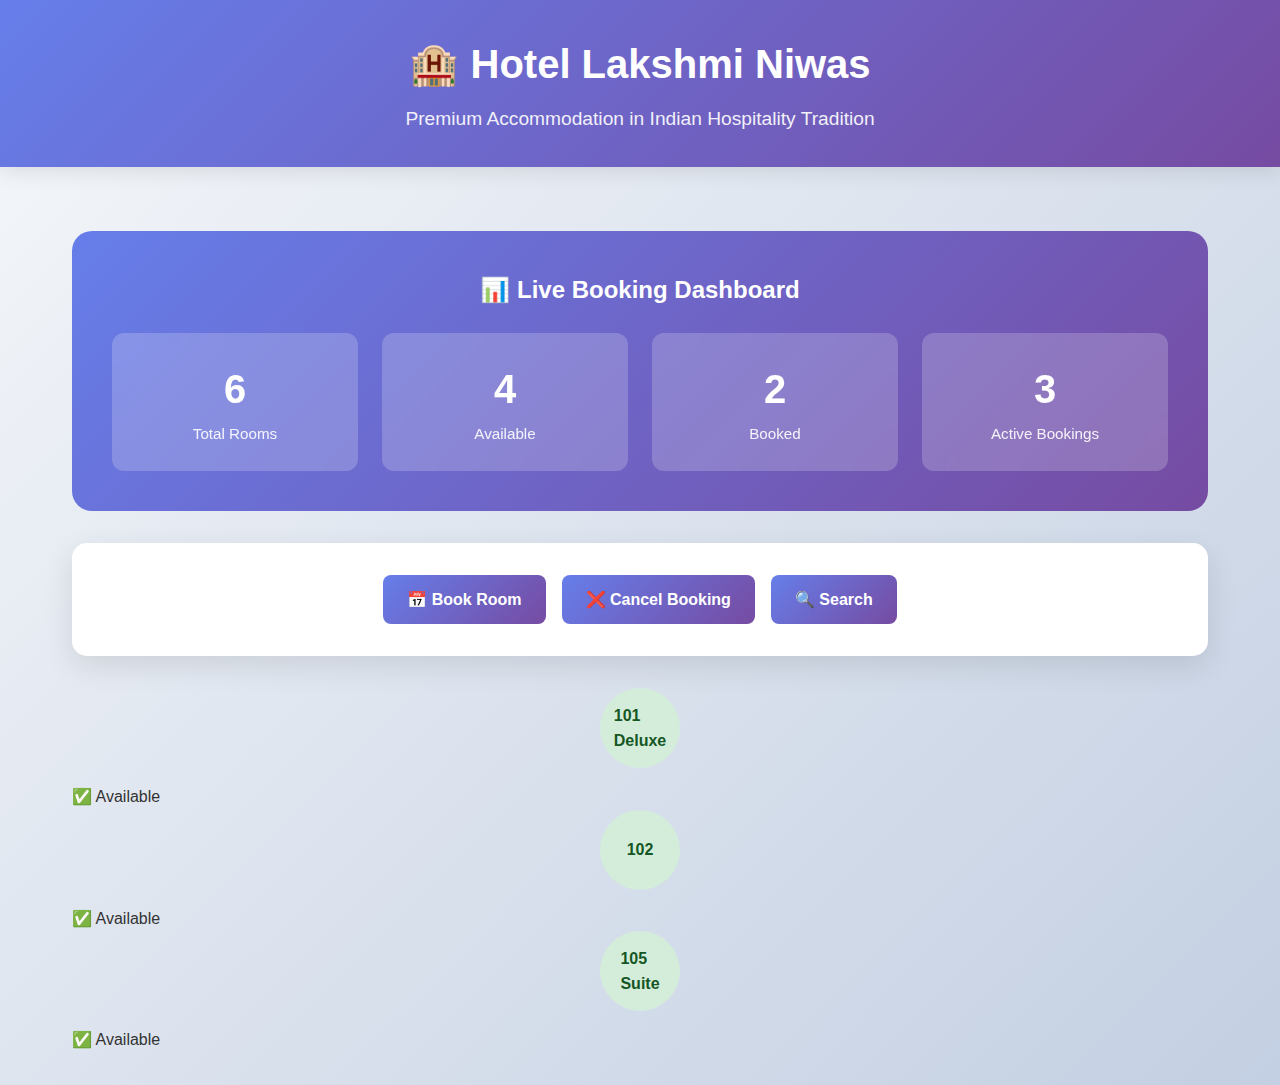
<file: index.html>
<!-- index.html -->
<!DOCTYPE html>
<html lang="en">
<head>
    <meta charset="utf-8" />
    <title>Hotel Lakshmi Niwas — Home</title>
    <link rel="stylesheet" href="style.css" />
</head>
<body>
    <header class="topbar">
        <h1>🏨 Hotel Lakshmi Niwas</h1>
        <p class="lead">Premium Accommodation in Indian Hospitality Tradition</p>
    </header>

    <main class="center">
        <div class="dashboard">
            <h2>📊 Live Booking Dashboard</h2>
            <div class="stats-grid">
                <div class="stat-card">
                    <span class="stat-number" id="totalRooms">6</span>
                    <span class="stat-label">Total Rooms</span>
                </div>
                <div class="stat-card">
                    <span class="stat-number" id="availableRooms">4</span>
                    <span class="stat-label">Available</span>
                </div>
                <div class="stat-card">
                    <span class="stat-number" id="bookedRooms">2</span>
                    <span class="stat-label">Booked</span>
                </div>
                <div class="stat-card">
                    <span class="stat-number" id="activeBookings">3</span>
                    <span class="stat-label">Active Bookings</span>
                </div>
            </div>
        </div>

        <div class="card actions">
            <a class="btn primary" href="book_room.html">📅 Book Room</a>
            <a class="btn primary" href="cancel_booking.html">❌ Cancel Booking</a>
            <a class="btn primary" href="#" onclick="showQuickSearch()">🔍 Search</a>
        </div>

        <div class="rooms-overview" id="quickStatus">
            <!-- Room status populated by JS -->
        </div>
    </main>

    <div id="searchModal" class="modal">
        <div class="modal-content">
            <h3>🔍 Quick Search</h3>
            <input type="number" id="quickSearchInput" placeholder="Booking ID or Room #" class="input-full">
            <div class="modal-buttons">
                <button class="btn primary" onclick="performQuickSearch()">Search</button>
                <button class="btn secondary" onclick="closeQuickSearch()">Close</button>
            </div>
            <div id="searchResult" class="search-result"></div>
        </div>
    </div>

    <script src="script.js"></script>
    <script>
        initPage('home');
    </script>
</body>
</html>
</file>
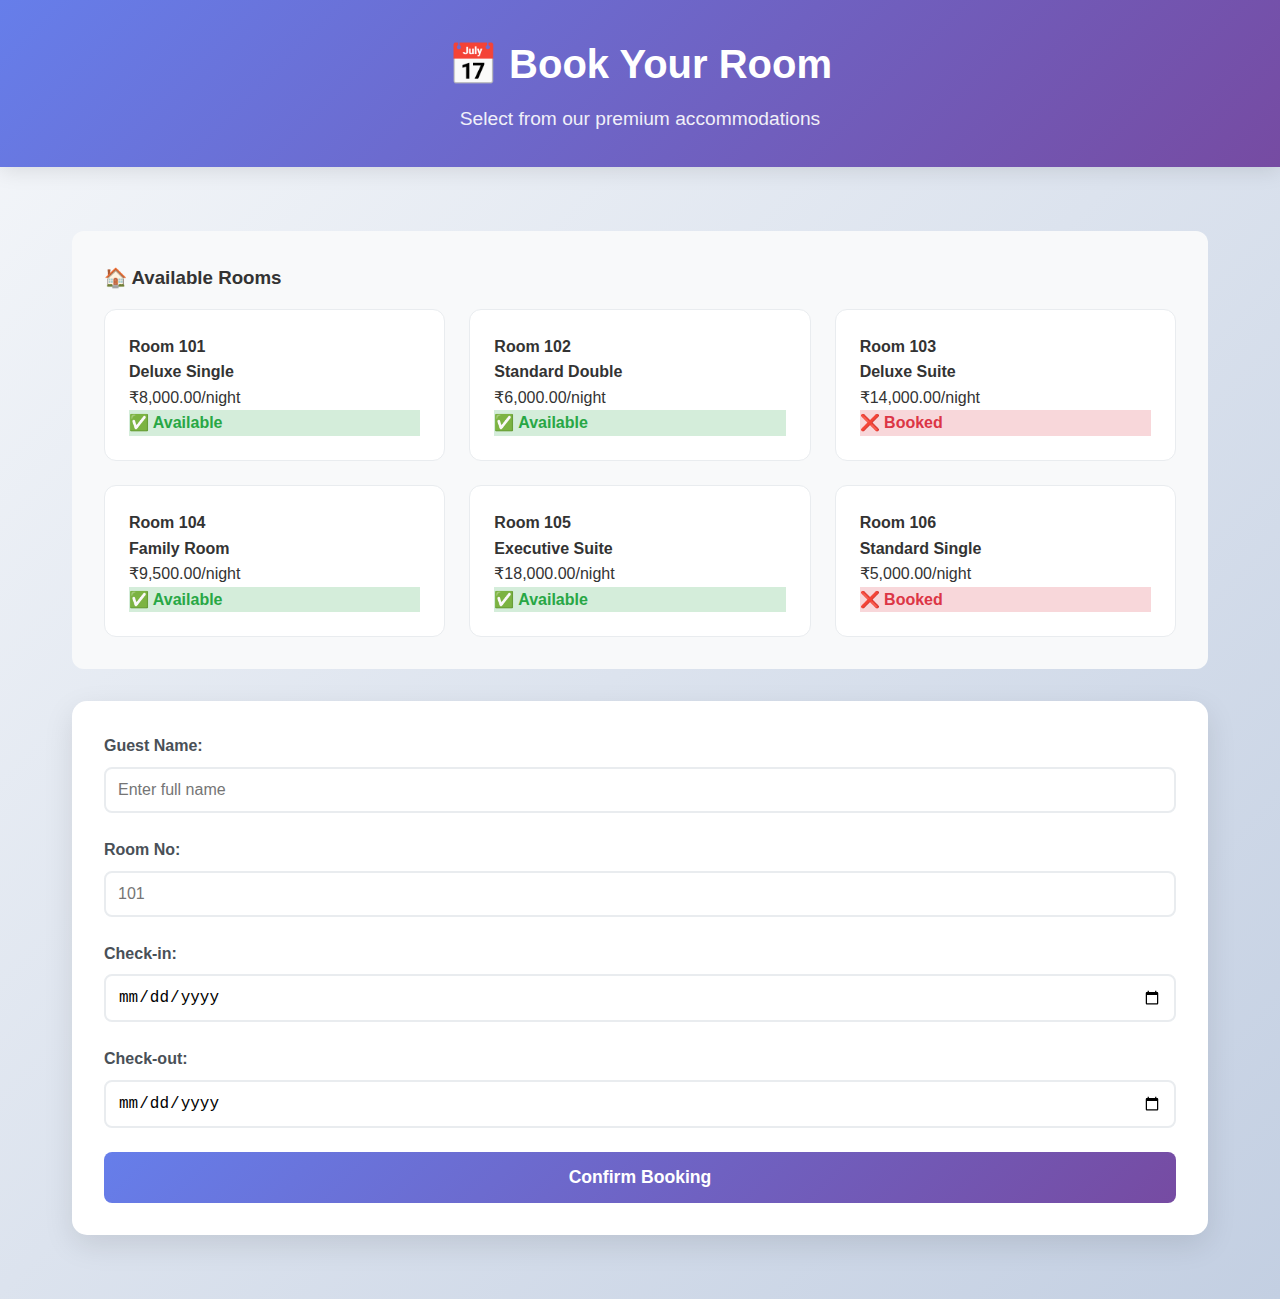
<file: book_room.html>
<!-- book_room.html -->
<!DOCTYPE html>
<html lang="en">
<head>
    <meta charset="utf-8" />
    <title>Book Room — Hotel Lakshmi Niwas</title>
    <link rel="stylesheet" href="style.css" />
</head>
<body>
    <header class="topbar">
        <h1>📅 Book Your Room</h1>
        <p class="lead">Select from our premium accommodations</p>
    </header>

    <main class="center">
        <div class="room-info">
            <h3>🏠 Available Rooms</h3>
            <div class="room-grid" id="roomList"></div>
        </div>

        <div class="card">
            <form id="bookForm">
                <div class="form-group">
                    <label>Guest Name:</label>
                    <input type="text" name="name" placeholder="Enter full name" required>
                </div>
                <div class="form-group">
                    <label>Room No:</label>
                    <input type="number" name="room_id" placeholder="101" required id="roomInput">
                </div>
                <div class="form-group">
                    <label>Check-in:</label>
                    <input type="date" name="check_in" required>
                </div>
                <div class="form-group">
                    <label>Check-out:</label>
                    <input type="date" name="check_out" required>
                </div>
                <button type="submit" class="btn primary full-width" id="bookBtn">Confirm Booking</button>
                <div id="bookingStatus" class="status-message"></div>
            </form>
        </div>
    </main>

    <script src="script.js"></script>
    <script>
        initPage('book');
    </script>
</body>
</html>
</file>
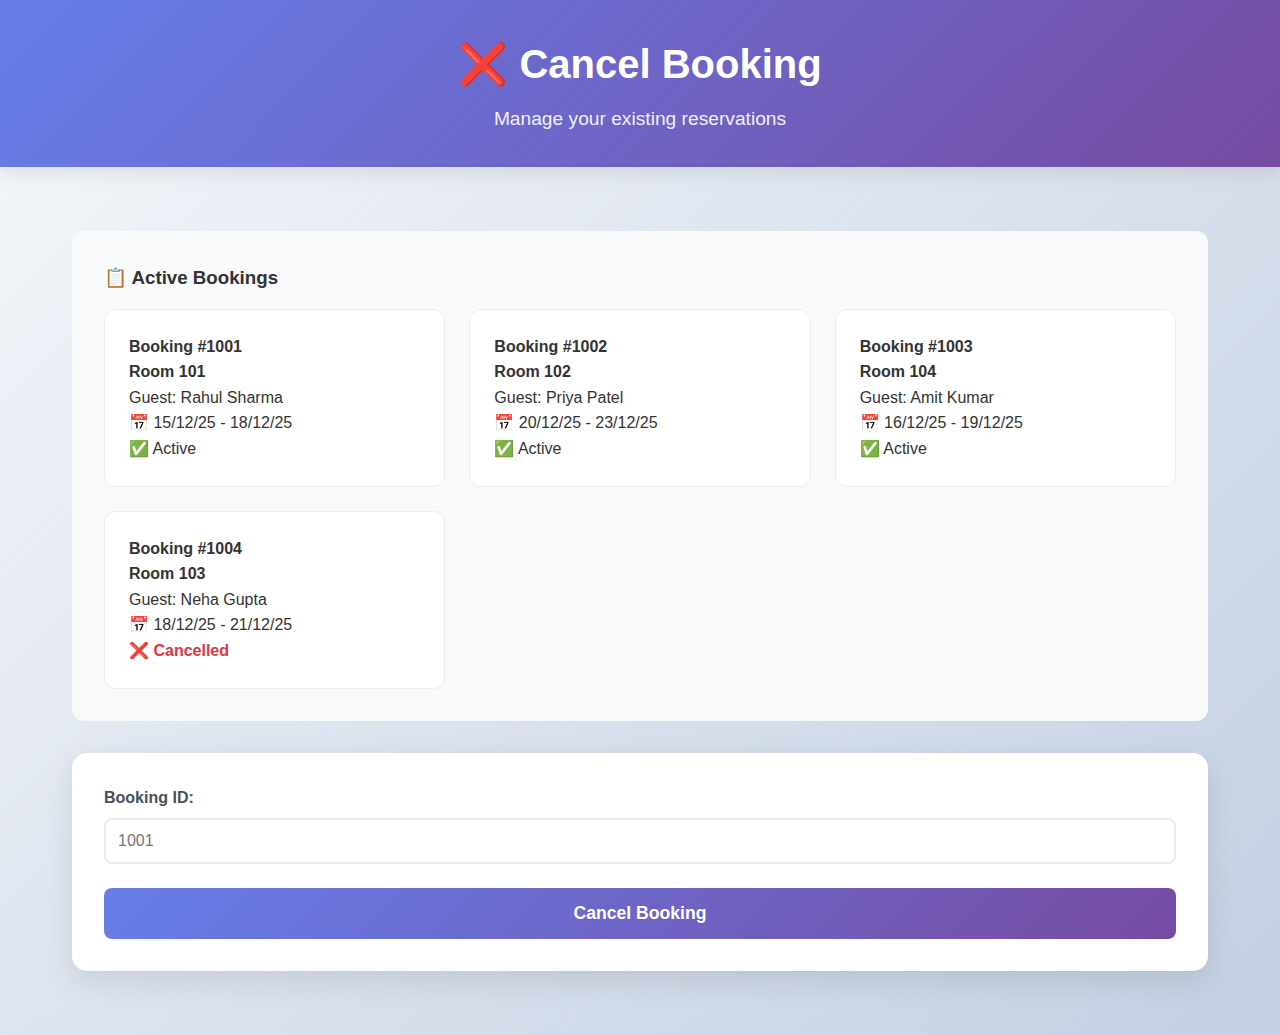
<file: cancel_booking.html>
<!-- cancel_booking.html -->
<!DOCTYPE html>
<html lang="en">
<head>
    <meta charset="utf-8" />
    <title>Cancel Booking — Hotel Lakshmi Niwas</title>
    <link rel="stylesheet" href="style.css" />
</head>
<body>
    <header class="topbar">
        <h1>❌ Cancel Booking</h1>
        <p class="lead">Manage your existing reservations</p>
    </header>

    <main class="center">
        <div class="booking-info">
            <h3>📋 Active Bookings</h3>
            <div class="booking-grid" id="bookingList"></div>
        </div>

        <div class="card">
            <form id="cancelForm">
                <div class="form-group">
                    <label>Booking ID:</label>
                    <input type="number" name="booking_id" placeholder="1001" required id="bookingInput">
                </div>
                <button type="submit" class="btn primary full-width" id="cancelBtn">Cancel Booking</button>
                <div id="cancelStatus" class="status-message"></div>
            </form>
        </div>
    </main>

    <script src="script.js"></script>
    <script>
        initPage('cancel');
        
    </script>
</body>
</html>
</file>
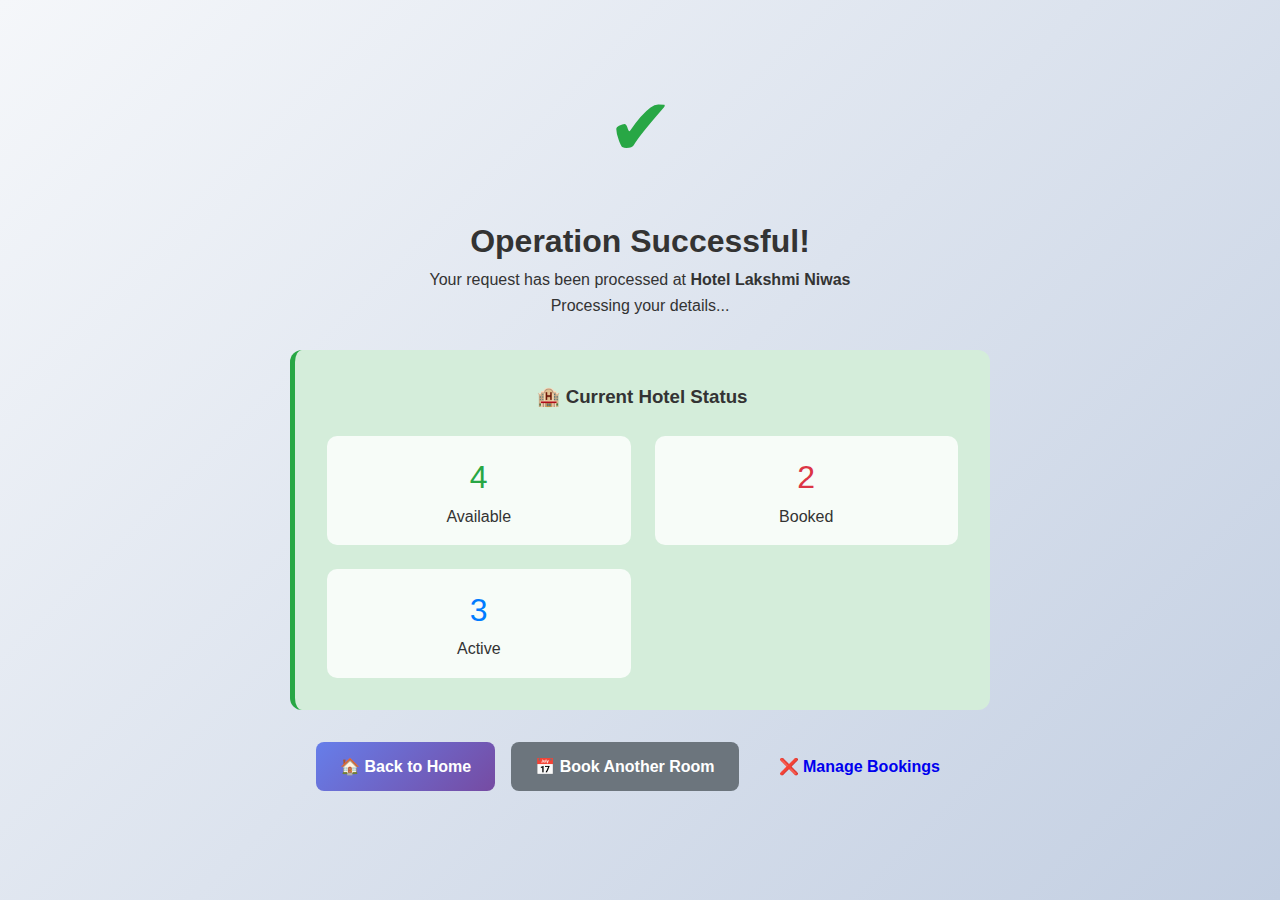
<file: success.html>
<!-- success.html -->
<!DOCTYPE html>
<html lang="en">
<head>
    <meta charset="utf-8" />
    <title>Success — Hotel Lakshmi Niwas</title>
    <link rel="stylesheet" href="style.css" />
</head>
<body>
    <main class="center success-page">
        <div class="success-container">
            <div class="success-icon">✔</div>
            <h1>Operation Successful!</h1>
            <p>Your request has been processed at <strong>Hotel Lakshmi Niwas</strong></p>
            
            <div id="successMessage" class="success-message">
                Processing your details...
            </div>

            <div class="booking-details">
                <h3>🏨 Current Hotel Status</h3>
                <div class="stats-grid" id="hotelStats">
                    <!-- Live stats populated by JavaScript -->
                </div>
            </div>

            <div class="button-group">
                <a href="index.html" class="btn primary">🏠 Back to Home</a>
                <a href="book_room.html" class="btn secondary">📅 Book Another Room</a>
                <a href="cancel_booking.html" class="btn outline">❌ Manage Bookings</a>
            </div>
        </div>
    </main>

    <script src="script.js"></script>
    <script>
        initPage('success');
    </script>
</body>
</html>
</file>
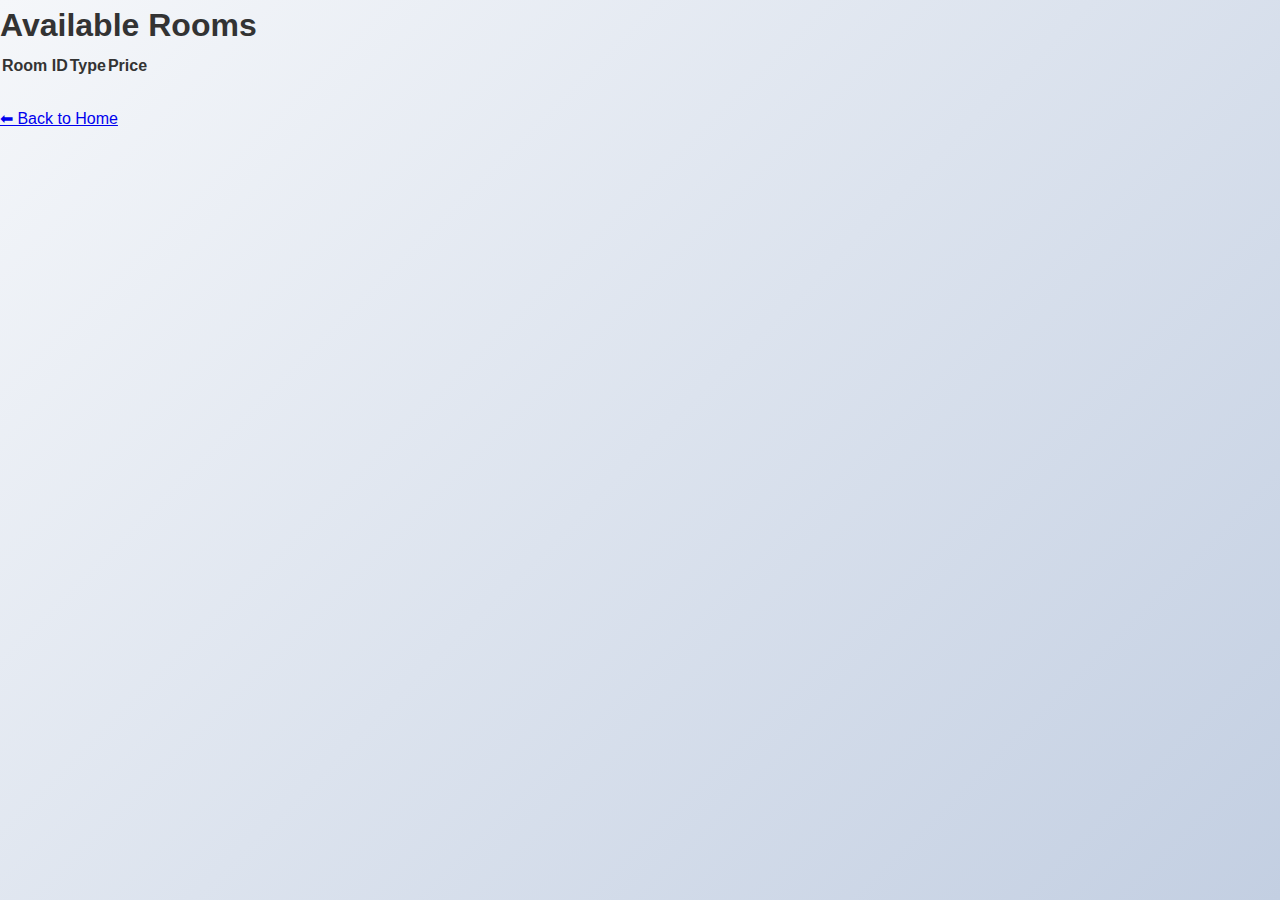
<file: view_rooms.html>
<!DOCTYPE html>
<html>
<head>
    <title>Available Rooms</title>
    <link rel="stylesheet" href="style.css">
</head>
<body>

<h1>Available Rooms</h1>

<table id="roomsTable">
    <tr>
        <th>Room ID</th>
        <th>Type</th>
        <th>Price</th>
    </tr>
</table>

<script>
fetch("http://localhost:18080/rooms")
    .then(res => res.json())
    .then(data => {
        let table = document.getElementById("roomsTable");
        data.forEach(room => {
            table.innerHTML += `
                <tr>
                    <td>${room.room_id}</td>
                    <td>${room.type}</td>
                    <td>₹ ${room.price}</td>
                </tr>
            `;
        });
    });
</script>

<br>
<a class="menu" href="index.html">⬅ Back to Home</a>

</body>
</html>
</file>
<file: style.css>
/* style.css - Single CSS for all pages */
* {
    margin: 0;
    padding: 0;
    box-sizing: border-box;
}

body {
    font-family: 'Segoe UI', Tahoma, Geneva, Verdana, sans-serif;
    line-height: 1.6;
    color: #333;
    background: linear-gradient(135deg, #f5f7fa 0%, #c3cfe2 100%);
    min-height: 100vh;
}

.topbar {
    background: linear-gradient(135deg, #667eea 0%, #764ba2 100%);
    color: white;
    padding: 2rem;
    text-align: center;
    box-shadow: 0 4px 20px rgba(0,0,0,0.1);
}

.topbar h1 { font-size: 2.5rem; margin-bottom: 0.5rem; }
.lead { font-size: 1.2rem; opacity: 0.9; }

.center { max-width: 1200px; margin: 0 auto; padding: 2rem; }

.card {
    background: white;
    padding: 2rem;
    border-radius: 15px;
    box-shadow: 0 10px 30px rgba(0,0,0,0.1);
    margin: 2rem 0;
}

.actions { display: flex; gap: 1rem; flex-wrap: wrap; justify-content: center; }

.btn {
    display: inline-block;
    padding: 12px 24px;
    border-radius: 8px;
    text-decoration: none;
    font-weight: 600;
    font-size: 1rem;
    transition: all 0.3s ease;
    border: none;
    cursor: pointer;
    text-align: center;
}

.btn.primary {
    background: linear-gradient(135deg, #667eea 0%, #764ba2 100%);
    color: white;
}

.btn.primary:hover { transform: translateY(-2px); box-shadow: 0 5px 15px rgba(102,126,234,0.4); }

.btn.secondary {
    background: #6c757d;
    color: white;
}

.btn.full-width { width: 100%; padding: 15px; font-size: 1.1rem; }

.dashboard {
    background: linear-gradient(135deg, #667eea 0%, #764ba2 100%);
    color: white;
    padding: 2.5rem;
    border-radius: 20px;
    text-align: center;
    margin: 2rem 0;
}

.stats-grid {
    display: grid;
    grid-template-columns: repeat(auto-fit, minmax(200px, 1fr));
    gap: 1.5rem;
    margin-top: 1.5rem;
}

.stat-card {
    background: rgba(255,255,255,0.2);
    padding: 1.5rem;
    border-radius: 12px;
    backdrop-filter: blur(10px);
}

.stat-number { font-size: 2.5rem; font-weight: bold; display: block; }
.stat-label { opacity: 0.9; margin-top: 0.25rem; font-size: 0.95rem; }

.room-grid, .booking-grid {
    display: grid;
    grid-template-columns: repeat(auto-fit, minmax(280px, 1fr));
    gap: 1.5rem;
    margin-top: 1rem;
}

.room-card, .booking-card {
    border: 1px solid #e9ecef;
    padding: 1.5rem;
    border-radius: 12px;
    background: white;
    transition: transform 0.3s ease;
}

.room-card:hover, .booking-card:hover { transform: translateY(-5px); box-shadow: 0 10px 25px rgba(0,0,0,0.1); }

.status.available { color: #28a745; font-weight: bold; }
.status.booked, .status.cancelled { color: #dc3545; font-weight: bold; }

.form-group {
    margin-bottom: 1.5rem;
}

label {
    display: block;
    margin-bottom: 0.5rem;
    font-weight: 600;
    color: #495057;
}

input[type="text"], input[type="number"], input[type="date"] {
    width: 100%;
    padding: 12px;
    border: 2px solid #e9ecef;
    border-radius: 8px;
    font-size: 1rem;
    transition: border-color 0.3s ease;
}

input:focus {
    outline: none;
    border-color: #667eea;
    box-shadow: 0 0 0 3px rgba(102,126,234,0.1);
}

.status-message {
    margin-top: 1rem;
    padding: 1rem;
    border-radius: 8px;
    display: none;
}

.status-message.success { background: #d4edda; color: #155724; border: 1px solid #c3e6cb; }
.status-message.error { background: #f8d7da; color: #721c24; border: 1px solid #f5c6cb; }

.success-page { padding: 4rem 2rem; }
.success-container { text-align: center; max-width: 700px; margin: 0 auto; }
.success-icon { font-size: 5rem; color: #28a745; margin-bottom: 1.5rem; animation: bounce 1s ease-in-out; }
@keyframes bounce { 0%, 20%, 50%, 80%, 100% { transform: translateY(0); } 40% { transform: translateY(-15px); } 60% { transform: translateY(-8px); } }

.booking-details { background: #d4edda; padding: 2rem; border-radius: 12px; margin: 2rem 0; border-left: 5px solid #28a745; }
.stats { display: grid; grid-template-columns: repeat(auto-fit, minmax(150px, 1fr)); gap: 1rem; margin-top: 1rem; }
.stat { text-align: center; padding: 1rem; background: rgba(255,255,255,0.8); border-radius: 10px; }

.button-group { display: flex; gap: 1rem; justify-content: center; flex-wrap: wrap; margin-top: 2rem; }

.modal {
    display: none;
    position: fixed;
    top: 0;
    left: 0;
    width: 100%;
    height: 100%;
    background: rgba(0,0,0,0.8);
    z-index: 1000;
    justify-content: center;
    align-items: center;
}

.modal-content {
    background: white;
    padding: 2.5rem;
    border-radius: 15px;
    max-width: 500px;
    width: 90%;
    max-height: 90vh;
    overflow-y: auto;
}

.input-full { width: 100%; padding: 12px; margin: 1rem 0; border: 2px solid #e9ecef; border-radius: 8px; font-size: 1rem; }
.modal-buttons { display: flex; gap: 1rem; margin: 1.5rem 0; }
.search-result { margin-top: 1.5rem; padding: 1rem; border-radius: 8px; display: none; }

.room-info, .booking-info {
    background: #f8f9fa;
    padding: 2rem;
    border-radius: 12px;
    margin: 2rem 0;
}

.status-circle {
    width: 80px;
    height: 80px;
    border-radius: 50%;
    display: flex;
    align-items: center;
    justify-content: center;
    margin: 0 auto 1rem;
    font-weight: bold;
    font-size: 1rem;
}

.available { background: #d4edda; color: #155724; }
.booked { background: #f8d7da; color: #721c24; }

@media (max-width: 768px) {
    .topbar h1 { font-size: 2rem; }
    .stats-grid { grid-template-columns: repeat(2, 1fr); }
    .actions { flex-direction: column; align-items: center; }
    .btn { width: 100%; max-width: 300px; }
}
</file>
